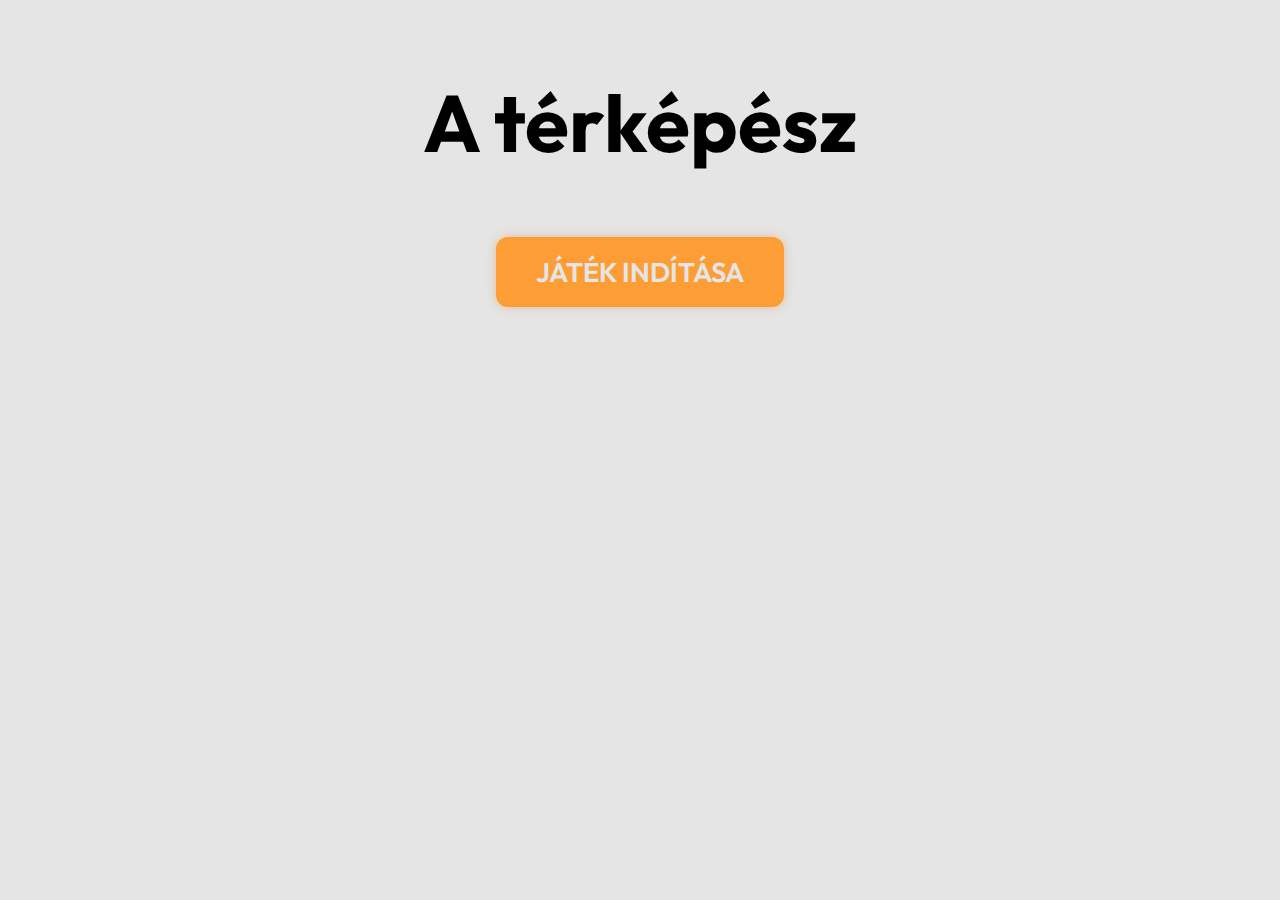
<file: index.html>
<!DOCTYPE html>
<html lang="en">
<head>
    <meta charset="UTF-8">
    <meta name="viewport" content="width=device-width, initial-scale=1.0">
    <link rel="stylesheet" href="style.css">
    <link rel="shortcut icon" href="#"> <!-- favicon -->
    <title>A térképész - Játék Indítása</title>
</head>
<body>

    <div class="flex column">

        <h1 id="title">A térképész</h1>

        <a href="game.html">

            <button type="button" id="startButton" name="startButton">Játék Indítása</button>
            
        </a>     

    </div>

</body>
</html>
</file>
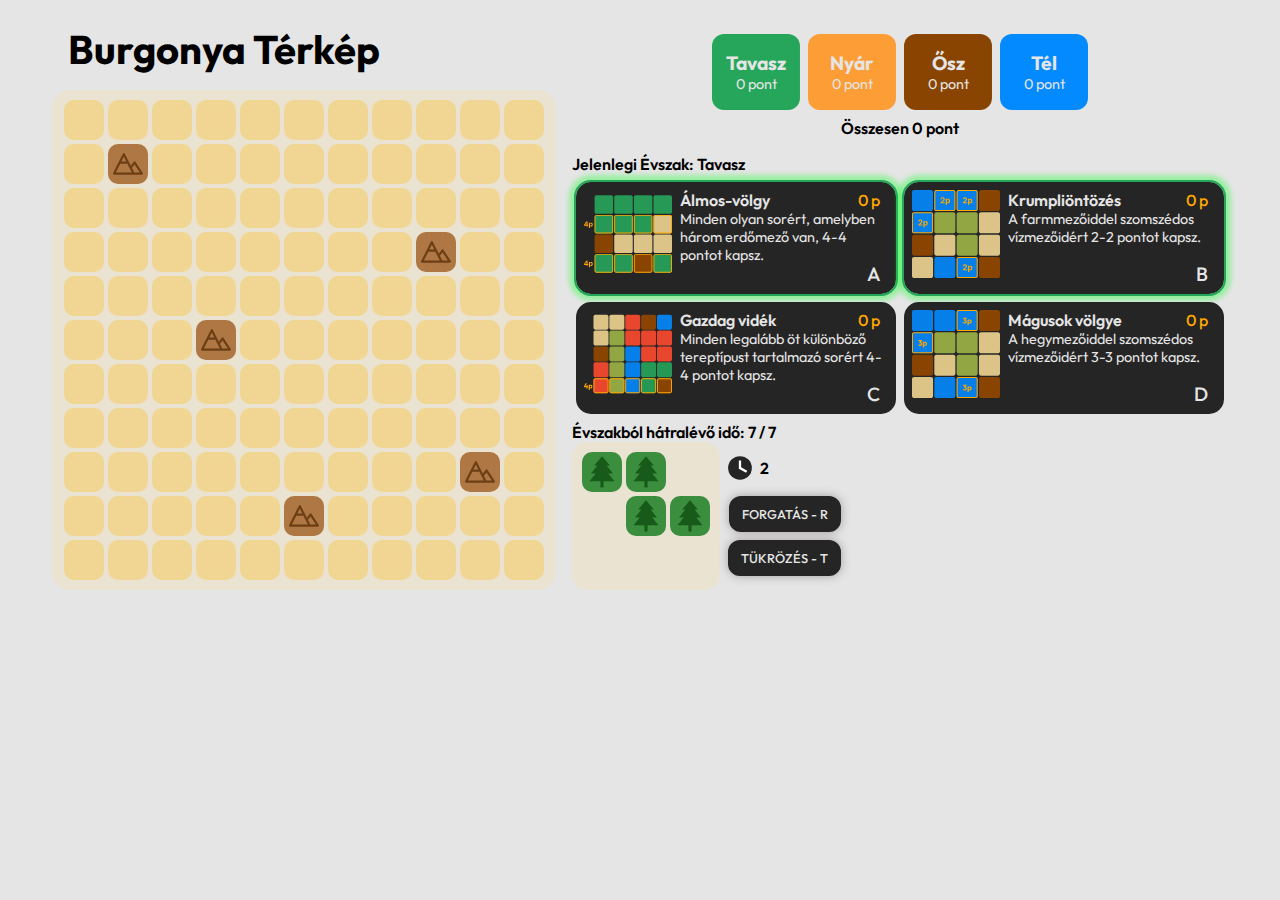
<file: game.html>
<!DOCTYPE html>
<html lang="en">
<head>
    <meta charset="UTF-8">
    <meta name="viewport" content="width=device-width, initial-scale=1.0">
    <link rel="stylesheet" href="style.css">
    <link rel="shortcut icon" href="#"> <!-- favicon -->
    <title>A térképész - Játék</title>
</head>
<body>

    <!-- <div class="popup"></div> -->
    
    <main class="flex">

        <div id="leftSide" class="self-start">

            <h1 class="padding-2">Burgonya Térkép</h1>

            <div id="map" class="flex wrap"></div>

        </div>

        <div id="rightSide" class="flex column">

            <div id="pointSection" class="flex column padding-2 gap-1">

                <div id="seasons" class="flex row gap-1">

                    <div id="spring" class="season flex column padding-1">

                        <h2>Tavasz</h2>
                        <p><span id="springPoints">0</span> pont</p>
                        
                    </div>

                    <div id="summer" class="season flex column padding-1">

                        <h2>Nyár</h2>
                        <p><span id="summerPoints">0</span> pont</p>

                    </div>

                    <div id="fall" class="season flex column padding-1">

                        <h2>Ősz</h2>
                        <p><span id="fallPoints">0</span> pont</p>

                    </div>

                    <div id="winter" class="season flex column padding-1">

                        <h2>Tél</h2>
                        <p><span id="winterPoints">0</span> pont</p>

                    </div>
                    
                </div>

                <div class="flex">

                    <h3>Összesen <span id="totalPoints">0</span> pont</h3>

                </div>

            </div>

            <div id="missionSection" class="flex column gap-1">

                <h3 class="self-start">Jelenlegi Évszak: <span id="currentSeason"></span></h3>

                <div id="missions" class="flex wrap gap-1"></div>

                <h3 class="self-start">Évszakból hátralévő idő: <span id="remainingSeasonTime"></span></h3>

            </div> 

            <div id="tilesSection" class="flex">

                <div id="currentTiles" class="flex wrap padding-1"></div>

                <div id="tilesNav" class="flex column padding-1">

                    <div class="flex gap-1 self-start">

                        <img src="assets/watch.svg" alt="watch" id="watch">

                        <h3 id="cost"></h3>

                    </div>

                    <div class="flex column gap-1">

                        <button id="rotate" type="button" name="rotate">Forgatás - r</button>

                        <button id="mirror" type="button" name="mirror">Tükrözés - t</button>

                    </div>

                </div>

            </div>
            
        </div>

    </main>

    <script src="game.js" type="module" ></script>

</body>
</html>
</file>
<file: style.css>
/* Outfit font */
/* font-weights: 400, 500, 600, 700 */
@import url('https://fonts.googleapis.com/css2?family=Outfit:wght@400;500;600;700&display=swap');

html {
    font-family: 'Outfit', system-ui, sans-serif;
    background: var(--whitish);

    /* Colors */
    --bg: #252525;
    --brown: #884400;
    --whitish: #E5E5E5;
    --orange: rgb(253, 157, 54);
    --gold: #FFA800;
    --green: #26a65b;
    --blue: #038aff;
    --wheat: #f1d693;
    --mapBG: #eae3d2;
}

main {
    padding: 2rem;
    gap: 3rem;
}

.padding-1 { padding: 1rem; }
.padding-2 { padding: 2rem; }
.padding-3 { padding: 3rem; }
.padding-4 { padding: 4rem; }
.padding-5 { padding: 5rem; }

.gap-1 { gap: 1rem; }
.gap-2 { gap: 2rem; }
.gap-3 { gap: 3rem; }
.gap-4 { gap: 4rem; }
.gap-5 { gap: 5rem; }
.gap-6 { gap: 6rem; }
.gap-7 { gap: 7rem; }
.gap-8 { gap: 8rem; }
.gap-9 { gap: 9rem; }
.gap-10 { gap: 10rem; }

.flex {
    display: flex;
    justify-content: center;
    align-items: center; 
}

.grid {
    display: grid;
    justify-items: center;
    align-content: center;
    grid-template-columns: 1fr 1fr;
    width: 80vw;
    margin: auto;
}

.column {
    flex-direction: column;
}

.row {
    flex-direction: row;
    align-items: start;
}

.wrap {
    flex-wrap: wrap;
}

.self-start {
    align-self: flex-start;
    justify-self: flex-start;
}

.space-between {
    justify-content: space-between;
} 

h1 {
    width: fit-content;
    font-size: 2.5rem;
    margin: 0;
}

h2 {
    width: fit-content;
    font-size: 1.7rem;
    margin: 0;
}

h3 {
    width: fit-content;
    font-size: 1.5rem;
    font-weight: 600;
    margin: 0;
}

p {
    font-size: 1.2rem;
    margin: 0;
}

/* Start Screen */

#title {
    font-size: 5rem;
    margin: 4rem;
}

#startButton {
    width: 18rem;
    font-size: 1.7rem;
    font-family: 'Outfit';
    color: var(--whitish);
    text-transform: uppercase;
    font-weight: 600;
    background: var(--orange);
    border: 2px solid var(--orange);
    border-radius: 12px;
    cursor: pointer;
    padding: 1rem 1.2rem;
    box-shadow: 0 0 10px #eb7c1a60;
    transition: transform .2s;
}

#startButton:hover {
    transform: translateY(-3px);
    box-shadow: 0 3px 10px #eb7c1a60;
}

/* Game Assets */

#spring { background: var(--green); }
#summer { background: var(--orange); }
#fall { background-color: var(--brown); }
#winter { background-color: var(--blue); }

.season {
    width: 6rem;
    aspect-ratio: 6/5;
    border-radius: 12px;
    box-shadow: 0 0 10px var(--whitish);
}

.season > * {
    margin-top: 0;
    color: var(--whitish);
}

#rightSide { align-self: end; }

#map {
    position: relative;
    background: var(--mapBG);
    border-radius: 18px;
    padding: 1rem;
}

.element, .tile {
    position: relative;
    width: 70px;
    aspect-ratio: 1/1;
    border-radius: 12px;
    background: var(--wheat);
    border: 3px solid var(--mapBG);
}

.element:hover { cursor: pointer; }

/* .temp-type-1, .temp-type-2, .temp-type-3, .temp-type-4, .temp-type-5 { background: var(--wheat); } */

.type-1 { background: url("assets/elements/mountain.svg"); }
.type-2 { background: url("assets/elements/forest.svg"); }
.type-3 { background: url("assets/elements/village.svg"); }
.type-4 { background: url("assets/elements/crops.svg"); }
.type-5 { background: url("assets/elements/water.svg"); }

.type-1, .type-2, .type-3, .type-4, .type-5 { background-size: contain; }

.redHighlight { 
    outline: 4px solid rgb(255, 0, 0);
    outline-offset: -6px;
}
.greenHighlight {
    outline: 4px solid rgb(0, 255, 0);
    outline-offset: -6px;
}

.mission {
    position: relative;
    background: var(--bg);
    border-radius: 15px;
    width: 30rem;
}

.mission > * {
    color: var(--whitish);
}

.mission > img {
    width: 8rem;
    aspect-ratio: 1/1;
}

.activeMission0 {
    outline: 5px solid var(--green);
    box-shadow: 0 0 5px 7px #19ff3060;
    transition: outline .5s ease-out, box-shadow .5s ease-out;
}

.activeMission1 {
    outline: 5px solid var(--orange);
    box-shadow: 0 0 5px 7px #ff811960;
    transition: outline .5s ease-out, box-shadow .5s ease-out;
}

.activeMission2 {
    outline: 5px solid var(--brown);
    box-shadow: 0 0 5px 7px #b8540360;
    transition: outline .5s ease-out, box-shadow .5s ease-out;
}

.activeMission3 {
    outline: 5px solid var(--blue);
    box-shadow: 0 0 5px 7px #0f5ce260;
    transition: outline .5s ease-out, box-shadow .5s ease-out;
}

.letter-A::after, .letter-B::after, .letter-C::after, .letter-D::after {
    font-family: 'Outfit';
    font-size: 2rem;
    font-weight: 500;
    color: var(--whitish);
    position: absolute;
    bottom: 1rem;
    right: 1rem;
}

.letter-A::after { content: 'A'; }
.letter-B::after { content: 'B'; }
.letter-C::after { content: 'C'; }
.letter-D::after { content: 'D'; }

.points-0, .points-1, .points-2, .points-3 {
    font-family: 'Outfit';
    font-size: 1rem;
    font-weight: 500;
    color: var(--gold);
    position: absolute;
    top: 1rem;
    right: 1rem;
}

/* Current Tiles */

#tilesSection {
    margin-top: 1rem;
    align-self: start;
}

#currentTiles {
    background: var(--mapBG);
    border-radius: 15px;
}

#tilesNav {
    gap: 4rem;
}

#tilesSection button, #popup button { 
    width: fit-content;
    font-size: 1rem;
    font-family: 'Outfit';
    color: var(--whitish);
    text-transform: uppercase;
    font-weight: 500;
    background: var(--bg);
    border: 2px solid var(--bg);
    border-radius: 12px;
    cursor: pointer;
    padding: .7rem .9rem;
    box-shadow: 0 0 10px #352e2860;
    transition: transform .2s;
}

#rotate:hover, #mirror:hover, #newGame:hover {
    transform: translateY(-3px);
    box-shadow: 0 3px 10px #332d2860;
}

.invisible { visibility: hidden; }

#watch { width: 2rem; }

/* Surrounded Mountain Mission */

.surroundedMountain::after {
    content: "1p";
    position: absolute;
    width: 50%;
    aspect-ratio: 1/1;
    top: 15%;
    left: 25%;
    font-size: 2rem;
    font-weight: 600;
    color: var(--gold);
    transform: translateY(-70%);
    animation: up 1s ease-in;
}

/* Game Over + Animation */

#popup {
    z-index: 1;
    position: absolute;
    width: 100%;
    height: 100%;
    background: rgba(200, 192, 192, 0.4);
    box-shadow: 0 0 5px 2px rgba(200, 192, 192, 0.4);
    backdrop-filter: blur(2px);
    -webkit-backdrop-filter: blur(2px);
    border-radius: 18px; /* Same as map */
    animation: popup .3s linear;
}

#popup button, #popup h1 { animation: fadeIn .3s ease-out; }

@keyframes popup {
    0% { backdrop-filter: blur(0px); }
    50% { backdrop-filter: blur(1px); }
    100% { backdrop-filter: blur(2px); }
}

@keyframes fadeIn {
    from {
        transform: scale(0);
        opacity: 0;
    }
    to {
        transform: scale(1);
        opacity: 1;
    }
}

@keyframes shake {
    0%, 100% {
        transform: translateX(0);
    }
    10%, 30%, 50%, 70%, 90% {
        transform: translateX(-2px);
    }
    20%, 40%, 60%, 80% {
        transform: translateX(2px);
    }
    0% { transform: scale(.5); }
    100% { transform: scale(1); }
}

.shake { animation: shake .3s ease-in-out; }

@keyframes up {
    0% { transform: translateY(0); }
    50% { transform: translateY(-35%); }
    100% { transform: translateY(-70%); }
}

/* Responsivity */

@media only screen and (max-width: 1800px) {

    main { 
        padding: 1rem; 
        gap: 1rem;
    };

    h1 { font-size: 1.7rem; }
    h2 { font-size: 1.2rem; }
    h3 { font-size: 1.1rem; }
    p { font-size: 1rem; }

    .season { width: 4.5rem; }

    .element, .tile { width: 55px; }

    .mission {
        width: 20rem;
        height: 6rem;
    }

    .mission > img {
        width: 6rem;
    }

    .letter-A::after, .letter-B::after, .letter-C::after, .letter-D::after {
        font-size: 1.2rem;
        bottom: .5rem;
        right: 1rem;
    }
    
    .points-0, .points-1, .points-2, .points-3 {
        top: .5rem;
        right: 1rem;
    }

    #tilesSection button, #popup button { 
        font-size: .8rem;
        padding: .5rem .7rem;
    }
}

@media only screen and (max-width: 1500px) {

    main { padding: 0; }

    h3 { font-size: 1rem; }
    p { font-size: .9rem; }

    .padding-1 { padding: .5rem; }
    .padding-2 { padding: 1rem; }
    .padding-3 { padding: 1.5rem; }
    .padding-4 { padding: 2rem; }
    .padding-5 { padding: 2.5rem; }

    .gap-1 { gap: .5rem; }
    .gap-2 { gap: 1rem; }
    .gap-3 { gap: 1.5rem; }
    .gap-4 { gap: 2rem; }
    .gap-5 { gap: 2.5rem; }
    .gap-6 { gap: 3rem; }
    .gap-7 { gap: 3.5rem; }
    .gap-8 { gap: 4rem; }

    #map { padding: .5rem; }

    #tilesSection { margin-top: 0; }

    #tilesNav { gap: 1rem; }

    .element, .tile { 
        width: 40px;
        border-width: 2px;
    }

    .mission {
        width: 19rem;
        height: 6rem;
    }

    .mission > img {
        width: 5.5rem;
    }

    .letter-A::after, .letter-B::after, .letter-C::after, .letter-D::after {
        font-size: 1.2rem;
        bottom: .5rem;
        right: 1rem;
    }
    
    .points-0, .points-1, .points-2, .points-3 {
        top: .5rem;
        right: 1rem;
    }

    .activeMission0, .activeMission1, .activeMission2, .activeMission3 { 
        outline-width: 2px;
    }

    #tilesSection button, #popup button { 
        font-size: .8rem;
        padding: .5rem .7rem;
    }

    #watch { width: 1.5rem; }
}

@media only screen and (max-width: 1200px) {

    .season { width: 4.5rem; }

    /* #tilesSection { align-self: center; }

    #missions { 
        flex-direction: column;
        justify-self: start;
     } */

    .element, .tile { 
        width: 30px;
        /* border-width: 1px; */
    }

    h3 { font-size: .9rem; }
    p { font-size: .8rem; }

    .mission {
        width: 17rem;
        height: 5rem;
    }

    .mission > img {
        margin-block: auto;
        height: 4rem;
    }

    .letter-A::after, .letter-B::after, .letter-C::after, .letter-D::after {
        font-size: .8rem;
        bottom: .5rem;
        right: .7rem;
    }
    
    .points-0, .points-1, .points-2, .points-3 {
        font-size: .7rem;
        top: .5rem;
        right: .7rem;
    }

    #tilesSection button, #popup button { 
        font-size: .6rem;
        padding: .3rem .5rem;
    }

    #watch { width: 1rem; }
}

@media only screen and (max-width: 1000px) {

    main { 
        flex-direction: column; 
        align-items: center;
    }

    #leftSide, #rightSide {
        align-self: center;
    }

    #tilesSection { align-self: center; }

    #missions { 
        flex-direction: column;
        justify-self: start;
        }
}
</file>
